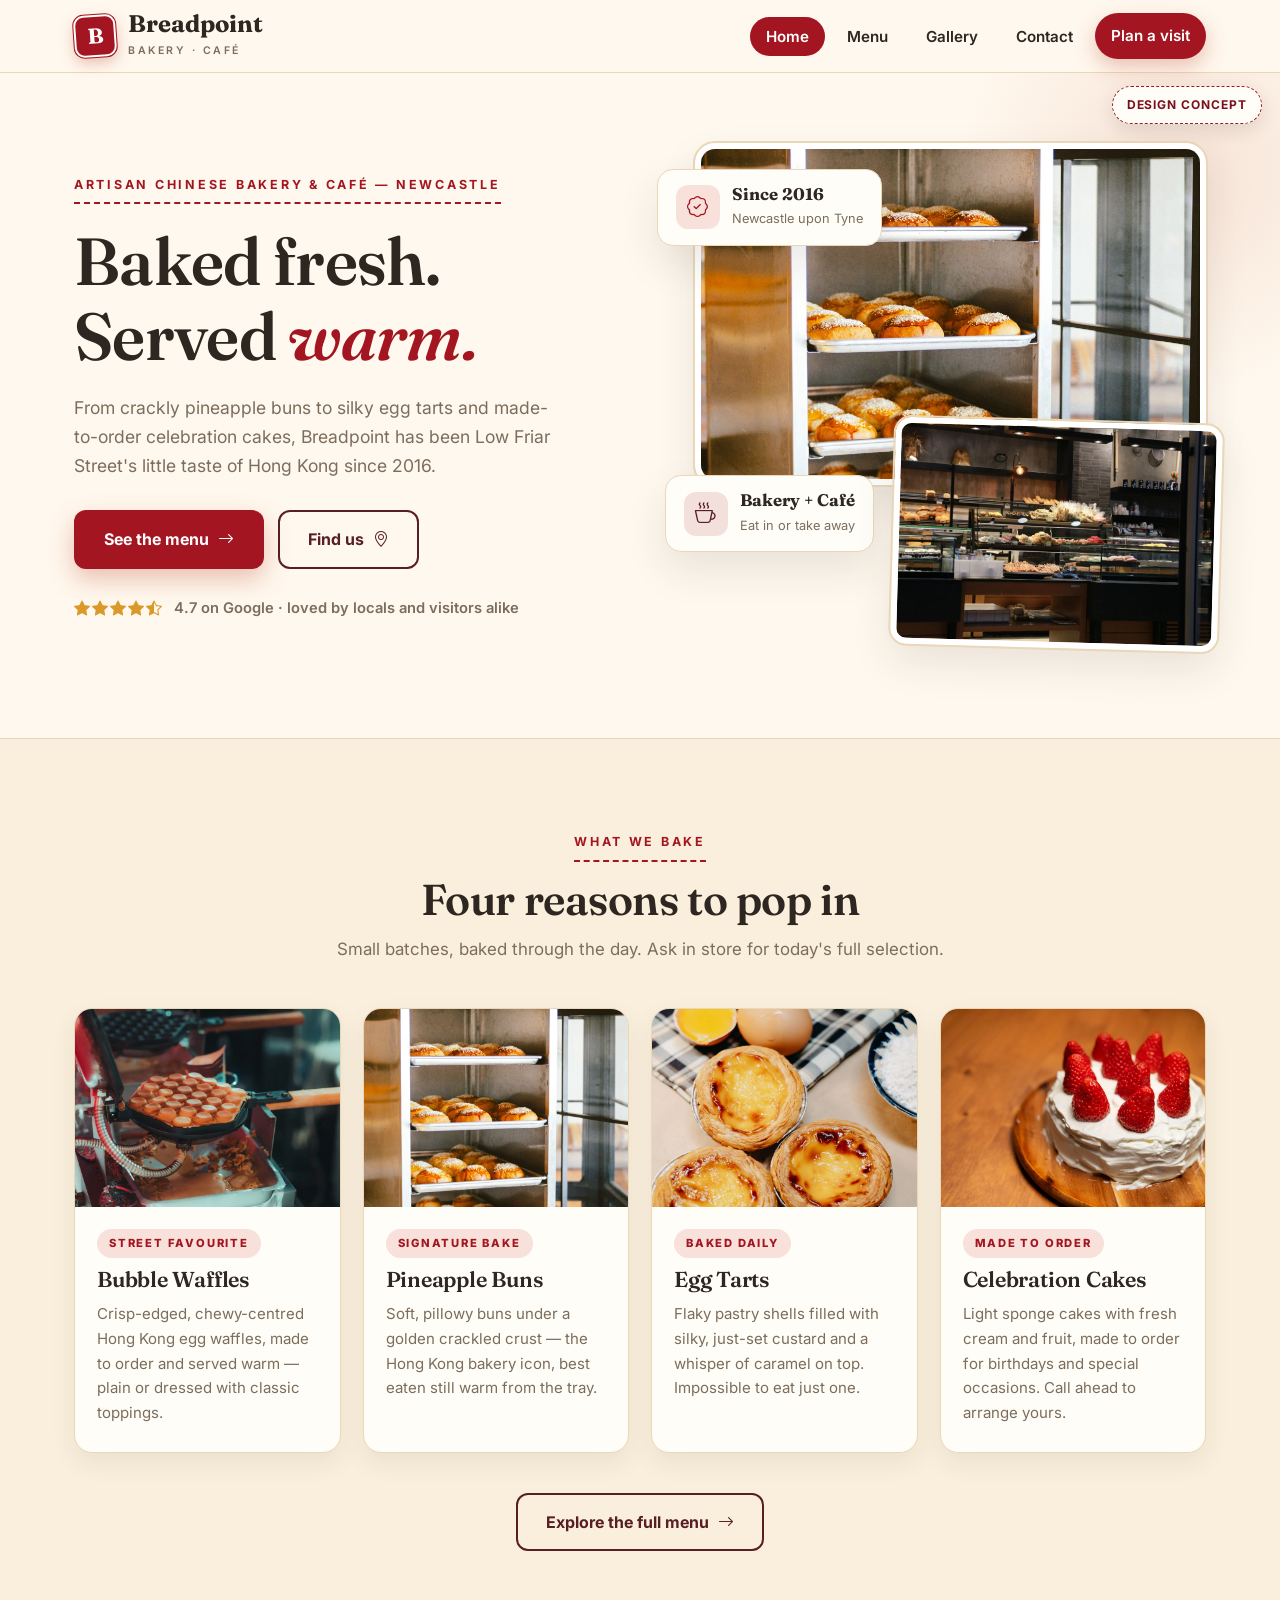
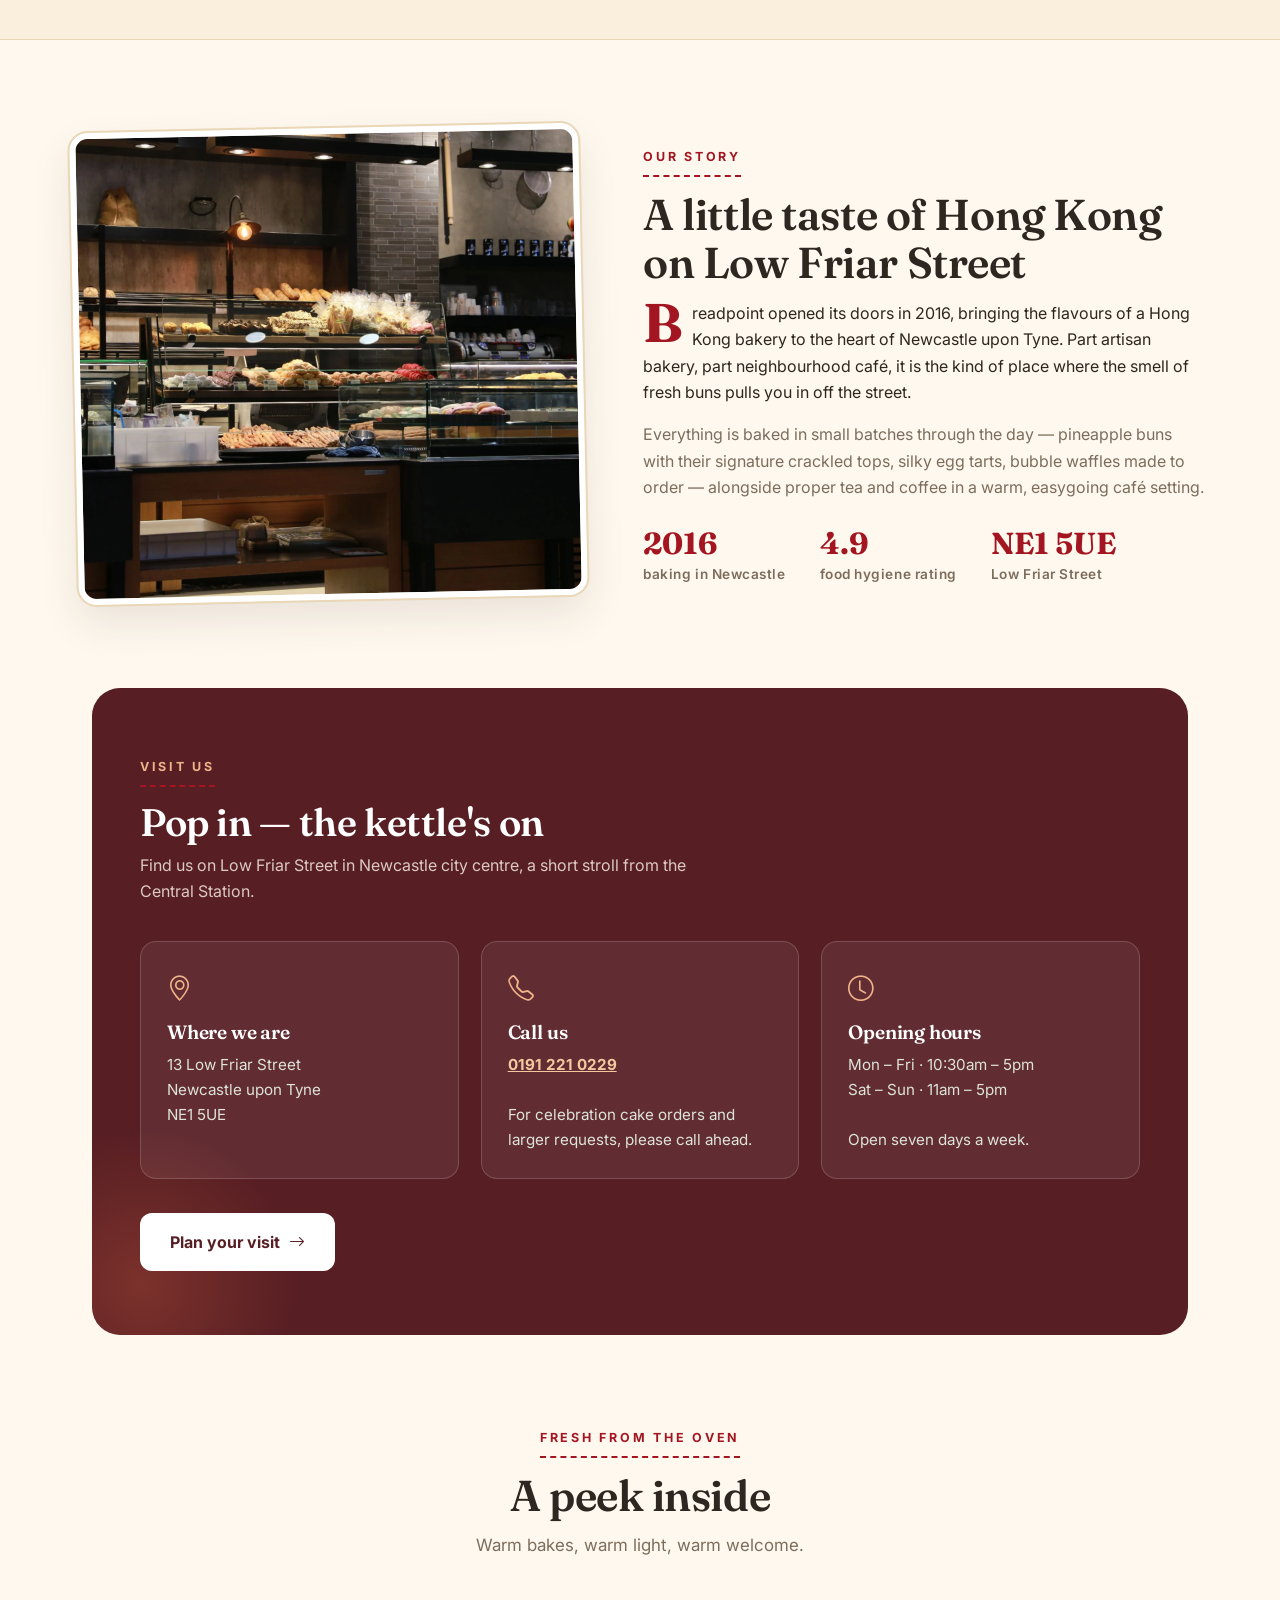
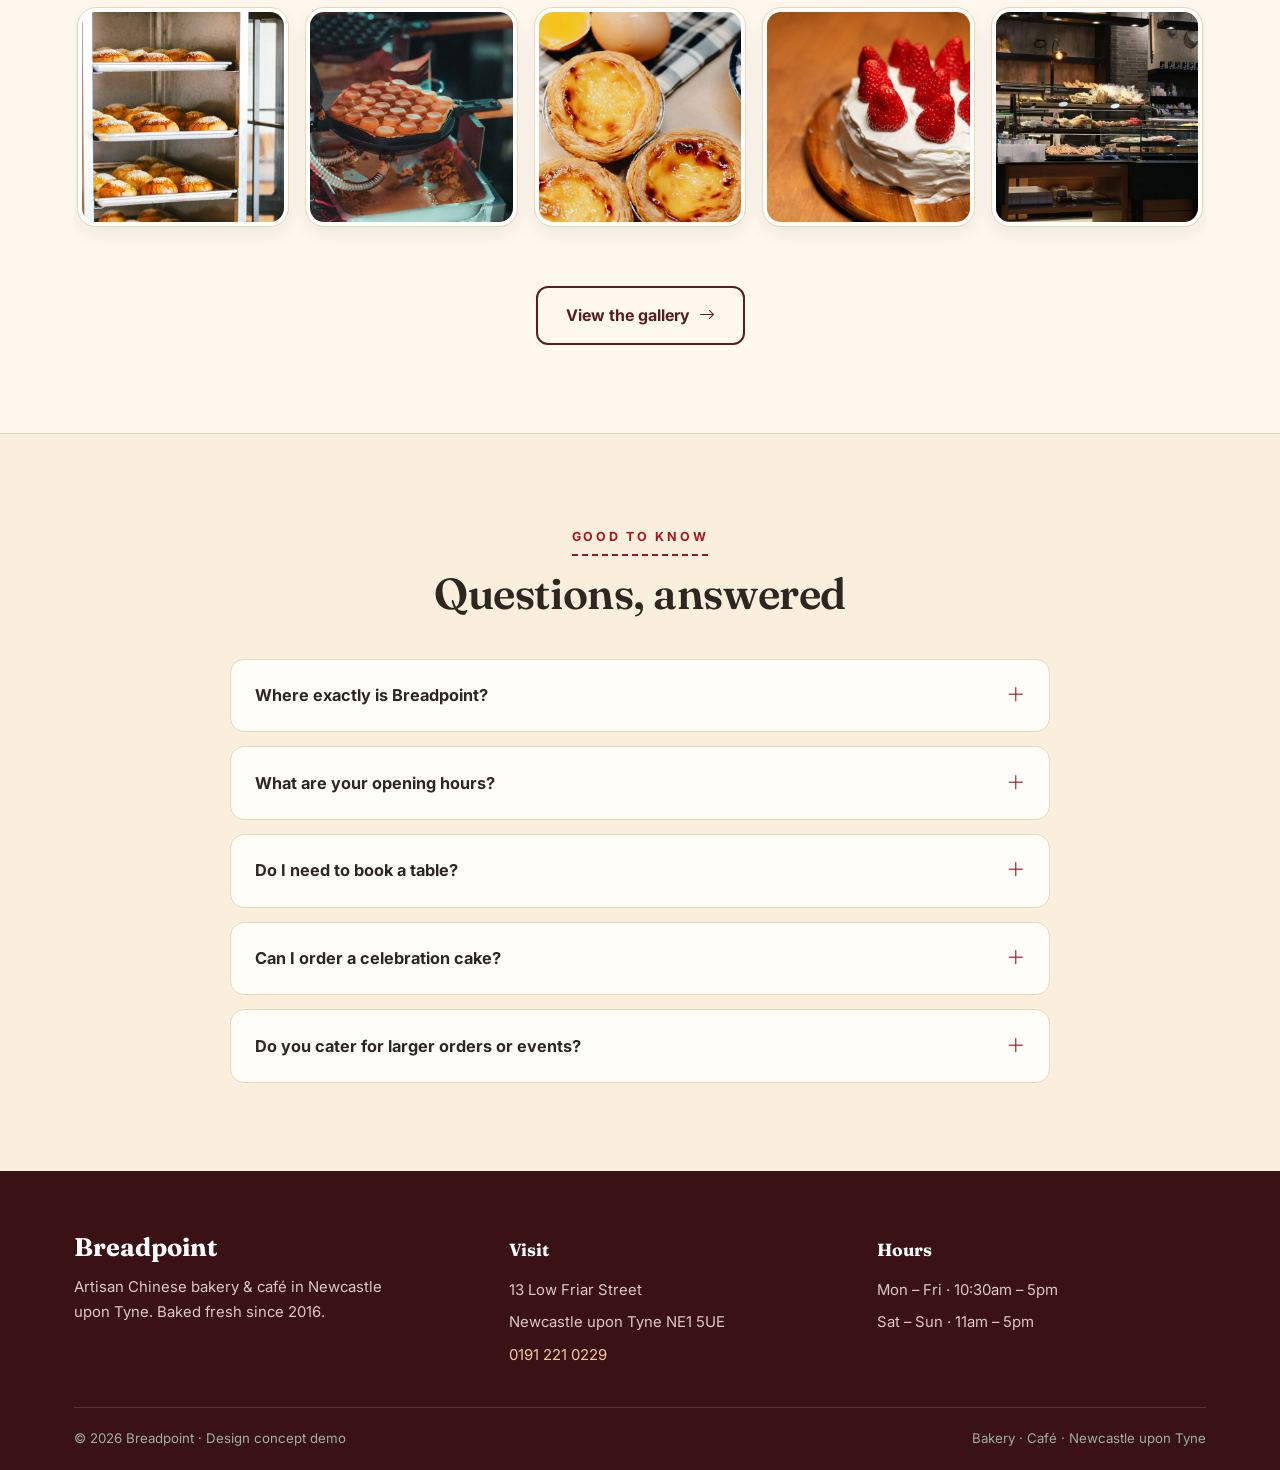
<file: index.html>
<!DOCTYPE html>
<html lang="en">
<head>
<meta charset="UTF-8">
<meta name="viewport" content="width=device-width, initial-scale=1.0">
<title>Breadpoint — Artisan Chinese Bakery &amp; Café, Newcastle upon Tyne</title>
<meta name="description" content="Breadpoint is an artisan Chinese bakery and café on Low Friar Street, Newcastle upon Tyne. Bubble waffles, pineapple buns, egg tarts and celebration cakes — baked fresh since 2016.">
<link rel="preconnect" href="https://fonts.googleapis.com">
<link rel="preconnect" href="https://fonts.gstatic.com" crossorigin>
<link href="https://fonts.googleapis.com/css2?family=Fraunces:ital,opsz,wght@0,9..144,400;0,9..144,600;0,9..144,700;1,9..144,600&family=Inter:wght@400;600;700;800&display=swap" rel="stylesheet">
<link rel="stylesheet" href="assets/vendor/bootstrap-icons/bootstrap-icons.min.css">
<link rel="stylesheet" href="styles.css">
<link rel="icon" type="image/png" href="favicon.png">
<link rel="apple-touch-icon" href="apple-touch-icon.png">
</head>
<body>

<span class="concept-badge">Design concept</span>

<header class="site-header">
  <div class="nav-inner">
    <a class="brand" href="index.html" aria-label="Breadpoint home">
      <span class="brand-seal">B</span>
      <span><span class="brand-name">Breadpoint</span>
      <span class="brand-tag">Bakery · Café</span></span>
    </a>
    <button class="hamburger" id="hamburger" aria-label="Open menu" aria-expanded="false" aria-controls="navLinks">
      <i class="bi bi-list"></i>
    </button>
    <nav>
      <ul class="nav-links" id="navLinks">
        <li><a href="index.html" class="active">Home</a></li>
        <li><a href="services.html">Menu</a></li>
        <li><a href="gallery.html">Gallery</a></li>
        <li><a href="contact.html">Contact</a></li>
        <li><a href="contact.html" class="nav-cta">Plan a visit</a></li>
      </ul>
    </nav>
  </div>
</header>

<main>
  <!-- 1 · HERO -->
  <section class="hero">
    <div class="wrap hero-grid">
      <div>
        <span class="kicker">Artisan Chinese Bakery &amp; Café — Newcastle</span>
        <h1>Baked fresh.<br>Served <em>warm.</em></h1>
        <p class="hero-copy">From crackly pineapple buns to silky egg tarts and made-to-order celebration cakes, Breadpoint has been Low Friar Street's little taste of Hong Kong since 2016.</p>
        <div class="hero-actions">
          <a class="btn btn-primary" href="services.html">See the menu <i class="bi bi-arrow-right"></i></a>
          <a class="btn btn-ghost" href="contact.html">Find us <i class="bi bi-geo-alt"></i></a>
        </div>
        <div class="rating-row">
          <span class="stars"><i class="bi bi-star-fill"></i><i class="bi bi-star-fill"></i><i class="bi bi-star-fill"></i><i class="bi bi-star-fill"></i><i class="bi bi-star-half"></i></span>
          <span>4.7 on Google · loved by locals and visitors alike</span>
        </div>
      </div>
      <div class="hero-art">
        <div class="stack-main">
          <img src="assets/hero.webp" alt="Fresh pineapple buns and egg tarts on a bakery counter in warm morning light">
        </div>
        <div class="stack-sub">
          <img src="assets/cafe-interior.webp" alt="Inside the Breadpoint bakery cafe on Low Friar Street">
        </div>
        <div class="float-card fc-1">
          <span class="fc-icon"><i class="bi bi-patch-check"></i></span>
          <span><b>Since 2016</b><small>Newcastle upon Tyne</small></span>
        </div>
        <div class="float-card fc-2">
          <span class="fc-icon"><i class="bi bi-cup-hot"></i></span>
          <span><b>Bakery + Café</b><small>Eat in or take away</small></span>
        </div>
      </div>
    </div>
  </section>

  <!-- 2 · MENU SHOWCASE -->
  <section class="section showcase">
    <div class="wrap">
      <div class="center">
        <span class="kicker">What we bake</span>
        <h2 class="section-title">Four reasons to pop in</h2>
        <p class="section-sub" style="margin:0 auto">Small batches, baked through the day. Ask in store for today's full selection.</p>
      </div>
      <div class="cards-4">
        <article class="menu-card">
          <div class="ph"><img src="assets/bubble-waffles.webp" alt="Golden Hong Kong bubble waffle wrapped in paper"></div>
          <div class="body">
            <span class="menu-tag">Street favourite</span>
            <h3>Bubble Waffles</h3>
            <p>Crisp-edged, chewy-centred Hong Kong egg waffles, made to order and served warm — plain or dressed with classic toppings.</p>
          </div>
        </article>
        <article class="menu-card">
          <div class="ph"><img src="assets/hero.webp" alt="Tray of crackly pineapple buns fresh from the oven"></div>
          <div class="body">
            <span class="menu-tag">Signature bake</span>
            <h3>Pineapple Buns</h3>
            <p>Soft, pillowy buns under a golden crackled crust — the Hong Kong bakery icon, best eaten still warm from the tray.</p>
          </div>
        </article>
        <article class="menu-card">
          <div class="ph"><img src="assets/egg-tarts.webp" alt="Glossy egg tarts with caramelised custard in flaky pastry"></div>
          <div class="body">
            <span class="menu-tag">Baked daily</span>
            <h3>Egg Tarts</h3>
            <p>Flaky pastry shells filled with silky, just-set custard and a whisper of caramel on top. Impossible to eat just one.</p>
          </div>
        </article>
        <article class="menu-card">
          <div class="ph"><img src="assets/celebration-cake.webp" alt="Celebration cake with piped cream, strawberries and mandarin"></div>
          <div class="body">
            <span class="menu-tag">Made to order</span>
            <h3>Celebration Cakes</h3>
            <p>Light sponge cakes with fresh cream and fruit, made to order for birthdays and special occasions. Call ahead to arrange yours.</p>
          </div>
        </article>
      </div>
      <div class="center mt-40">
        <a class="btn btn-ghost" href="services.html">Explore the full menu <i class="bi bi-arrow-right"></i></a>
      </div>
    </div>
  </section>

  <!-- 3 · OUR STORY -->
  <section class="section">
    <div class="wrap story-grid">
      <div class="story-frame">
        <img src="assets/cafe-interior.webp" alt="Warm, welcoming interior of the Breadpoint bakery café">
      </div>
      <div class="story-copy">
        <span class="kicker">Our story</span>
        <h2 class="section-title">A little taste of Hong Kong on Low Friar Street</h2>
        <p class="dropcap">Breadpoint opened its doors in 2016, bringing the flavours of a Hong Kong bakery to the heart of Newcastle upon Tyne. Part artisan bakery, part neighbourhood café, it is the kind of place where the smell of fresh buns pulls you in off the street.</p>
        <p>Everything is baked in small batches through the day — pineapple buns with their signature crackled tops, silky egg tarts, bubble waffles made to order — alongside proper tea and coffee in a warm, easygoing café setting.</p>
        <div class="story-facts">
          <div class="fact"><b>2016</b><span>baking in Newcastle</span></div>
          <div class="fact"><b>4.9</b><span>food hygiene rating</span></div>
          <div class="fact"><b>NE1 5UE</b><span>Low Friar Street</span></div>
        </div>
      </div>
    </div>
  </section>

  <!-- 4 · VISIT BAND -->
  <section>
    <div class="wrap">
      <div class="visit-band">
        <span class="kicker" style="color:#F0B48A">Visit us</span>
        <h2>Pop in — the kettle's on</h2>
        <p class="vb-sub">Find us on Low Friar Street in Newcastle city centre, a short stroll from the Central Station.</p>
        <div class="visit-grid">
          <div class="visit-card">
            <i class="bi bi-geo-alt"></i>
            <h3>Where we are</h3>
            <p>13 Low Friar Street<br>Newcastle upon Tyne<br>NE1 5UE</p>
          </div>
          <div class="visit-card">
            <i class="bi bi-telephone"></i>
            <h3>Call us</h3>
            <p><a href="tel:+441912210229">0191 221 0229</a><br><br>For celebration cake orders and larger requests, please call ahead.</p>
          </div>
          <div class="visit-card">
            <i class="bi bi-clock"></i>
            <h3>Opening hours</h3>
            <p>Mon – Fri · 10:30am – 5pm<br>Sat – Sun · 11am – 5pm<br><br>Open seven days a week.</p>
          </div>
        </div>
        <div class="vb-cta">
          <a class="btn btn-light" href="contact.html">Plan your visit <i class="bi bi-arrow-right"></i></a>
        </div>
      </div>
    </div>
  </section>

  <!-- 5 · GALLERY PREVIEW -->
  <section class="section">
    <div class="wrap">
      <div class="center">
        <span class="kicker">Fresh from the oven</span>
        <h2 class="section-title">A peek inside</h2>
        <p class="section-sub" style="margin:0 auto">Warm bakes, warm light, warm welcome.</p>
      </div>
      <div class="strip">
        <figure><img src="assets/hero.webp" alt="Pineapple buns and egg tarts in morning light"></figure>
        <figure><img src="assets/bubble-waffles.webp" alt="Bubble waffle with classic toppings"></figure>
        <figure><img src="assets/egg-tarts.webp" alt="Freshly baked egg tarts"></figure>
        <figure><img src="assets/celebration-cake.webp" alt="Celebration cake with fresh fruit"></figure>
        <figure><img src="assets/cafe-interior.webp" alt="Cosy café seating at Breadpoint"></figure>
      </div>
      <div class="center mt-40">
        <a class="btn btn-ghost" href="gallery.html">View the gallery <i class="bi bi-arrow-right"></i></a>
      </div>
    </div>
  </section>

  <!-- 6 · FAQ -->
  <section class="section" style="background:var(--cream-2);border-top:1px solid var(--line)">
    <div class="wrap">
      <div class="center">
        <span class="kicker">Good to know</span>
        <h2 class="section-title">Questions, answered</h2>
      </div>
      <div class="faq-list">
        <details class="faq-item">
          <summary>Where exactly is Breadpoint? <i class="bi bi-plus-lg"></i></summary>
          <div class="faq-a">You'll find us at 13 Low Friar Street, Newcastle upon Tyne NE1 5UE — in the city centre, a short walk from Central Station.</div>
        </details>
        <details class="faq-item">
          <summary>What are your opening hours? <i class="bi bi-plus-lg"></i></summary>
          <div class="faq-a">We're open Monday to Friday, 10:30am to 5pm, and Saturday to Sunday, 11am to 5pm — seven days a week.</div>
        </details>
        <details class="faq-item">
          <summary>Do I need to book a table? <i class="bi bi-plus-lg"></i></summary>
          <div class="faq-a">No need — just pop in. Walk-ins are always welcome, whether you're grabbing buns to go or settling in with a tea.</div>
        </details>
        <details class="faq-item">
          <summary>Can I order a celebration cake? <i class="bi bi-plus-lg"></i></summary>
          <div class="faq-a">Yes — our celebration cakes are made to order. Give us a call on 0191 221 0229 ahead of time and we'll arrange it with you.</div>
        </details>
        <details class="faq-item">
          <summary>Do you cater for larger orders or events? <i class="bi bi-plus-lg"></i></summary>
          <div class="faq-a">For bigger orders, parties or office treats, call us on 0191 221 0229 and we'll talk through what's possible.</div>
        </details>
      </div>
    </div>
  </section>
</main>

<footer>
  <div class="wrap">
    <div class="foot-grid">
      <div class="foot-brand">
        <span class="brand-name" style="font-family:'Fraunces',serif;font-size:1.6rem;font-weight:700">Breadpoint</span>
        <p style="margin-top:12px;max-width:320px">Artisan Chinese bakery &amp; café in Newcastle upon Tyne. Baked fresh since 2016.</p>
      </div>
      <div>
        <h4>Visit</h4>
        <ul>
          <li>13 Low Friar Street</li>
          <li>Newcastle upon Tyne NE1 5UE</li>
          <li><a href="tel:+441912210229">0191 221 0229</a></li>
        </ul>
      </div>
      <div>
        <h4>Hours</h4>
        <ul>
          <li>Mon – Fri · 10:30am – 5pm</li>
          <li>Sat – Sun · 11am – 5pm</li>
        </ul>
      </div>
    </div>
    <div class="foot-bottom">
      <span>© 2026 Breadpoint · Design concept demo</span>
      <span>Bakery · Café · Newcastle upon Tyne</span>
    </div>
  </div>
</footer>

<script>
(function(){
  var btn=document.getElementById('hamburger'),nav=document.getElementById('navLinks');
  btn.addEventListener('click',function(){
    var open=nav.classList.toggle('open');
    document.body.classList.toggle('nav-open',open);
    btn.setAttribute('aria-expanded',open?'true':'false');
    btn.innerHTML=open?'<i class="bi bi-x-lg"></i>':'<i class="bi bi-list"></i>';
  });
  nav.querySelectorAll('a').forEach(function(a){
    a.addEventListener('click',function(){
      nav.classList.remove('open');document.body.classList.remove('nav-open');btn.setAttribute('aria-expanded','false');
      btn.innerHTML='<i class="bi bi-list"></i>';
    });
  });
})();
</script>
</body>
</html>
</file>
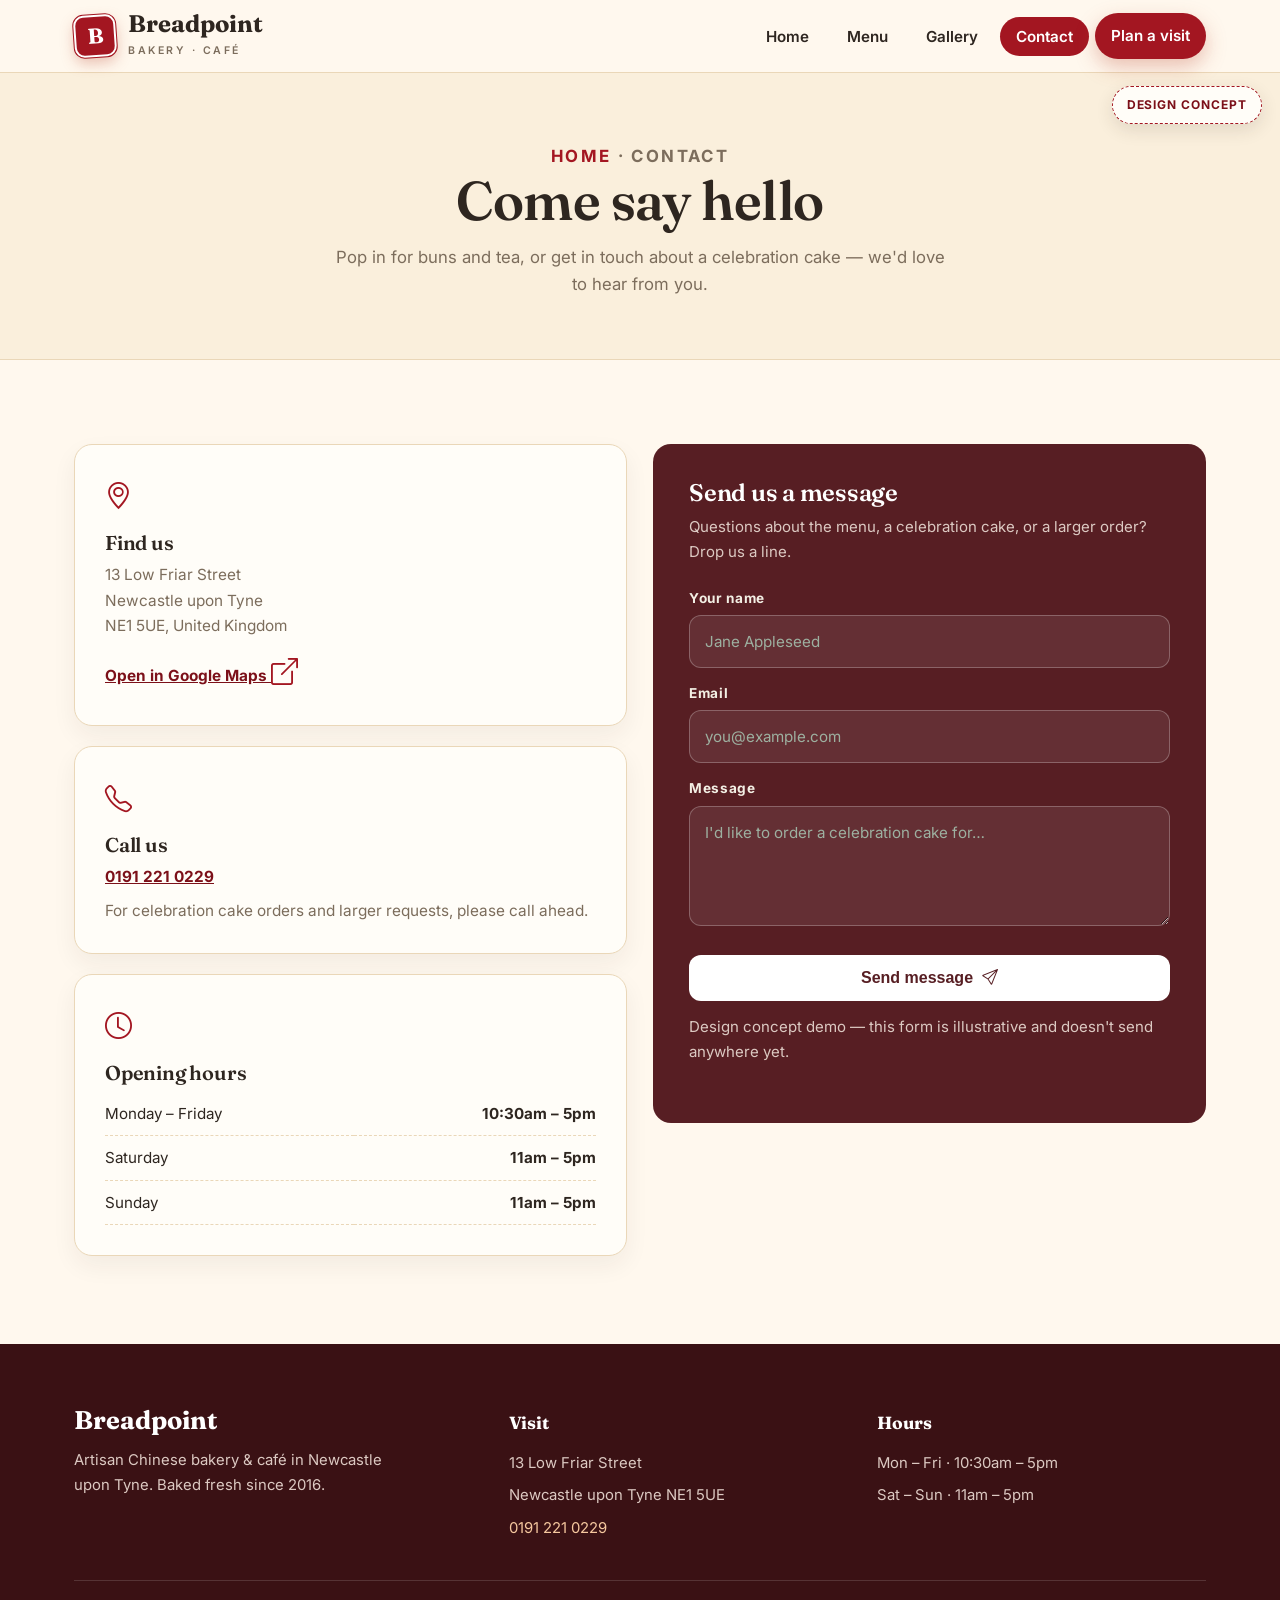
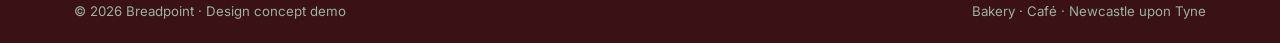
<file: contact.html>
<!DOCTYPE html>
<html lang="en">
<head>
<meta charset="UTF-8">
<meta name="viewport" content="width=device-width, initial-scale=1.0">
<title>Contact &amp; Visit — Breadpoint · Artisan Chinese Bakery &amp; Café, Newcastle</title>
<meta name="description" content="Visit Breadpoint at 13 Low Friar Street, Newcastle upon Tyne NE1 5UE. Open seven days. Call 0191 221 0229 for celebration cake orders.">
<link rel="preconnect" href="https://fonts.googleapis.com">
<link rel="preconnect" href="https://fonts.gstatic.com" crossorigin>
<link href="https://fonts.googleapis.com/css2?family=Fraunces:ital,opsz,wght@0,9..144,400;0,9..144,600;0,9..144,700;1,9..144,600&family=Inter:wght@400;600;700;800&display=swap" rel="stylesheet">
<link rel="stylesheet" href="assets/vendor/bootstrap-icons/bootstrap-icons.min.css">
<link rel="stylesheet" href="styles.css">
<link rel="icon" type="image/png" href="favicon.png">
<link rel="apple-touch-icon" href="apple-touch-icon.png">
</head>
<body>

<span class="concept-badge">Design concept</span>

<header class="site-header">
  <div class="nav-inner">
    <a class="brand" href="index.html" aria-label="Breadpoint home">
      <span class="brand-seal">B</span>
      <span><span class="brand-name">Breadpoint</span>
      <span class="brand-tag">Bakery · Café</span></span>
    </a>
    <button class="hamburger" id="hamburger" aria-label="Open menu" aria-expanded="false" aria-controls="navLinks">
      <i class="bi bi-list"></i>
    </button>
    <nav>
      <ul class="nav-links" id="navLinks">
        <li><a href="index.html">Home</a></li>
        <li><a href="services.html">Menu</a></li>
        <li><a href="gallery.html">Gallery</a></li>
        <li><a href="contact.html" class="active">Contact</a></li>
        <li><a href="contact.html" class="nav-cta">Plan a visit</a></li>
      </ul>
    </nav>
  </div>
</header>

<main>
  <section class="page-hero">
    <div class="wrap">
      <p class="crumb"><a href="index.html">Home</a> · Contact</p>
      <h1>Come say hello</h1>
      <p>Pop in for buns and tea, or get in touch about a celebration cake — we'd love to hear from you.</p>
    </div>
  </section>

  <section class="section" style="padding-top:40px">
    <div class="wrap">
      <div class="contact-grid">
        <div style="display:flex;flex-direction:column;gap:20px">
          <div class="info-card">
            <i class="bi bi-geo-alt"></i>
            <h3>Find us</h3>
            <p>13 Low Friar Street<br>Newcastle upon Tyne<br>NE1 5UE, United Kingdom</p>
            <p style="margin-top:12px"><a href="https://www.google.com/maps/search/?api=1&query=Breadpoint+13+Low+Friar+Street+Newcastle+upon+Tyne+NE1+5UE" target="_blank" rel="noopener">Open in Google Maps <i class="bi bi-box-arrow-up-right"></i></a></p>
          </div>
          <div class="info-card">
            <i class="bi bi-telephone"></i>
            <h3>Call us</h3>
            <p><a href="tel:+441912210229">0191 221 0229</a></p>
            <p style="margin-top:8px">For celebration cake orders and larger requests, please call ahead.</p>
          </div>
          <div class="info-card">
            <i class="bi bi-clock"></i>
            <h3>Opening hours</h3>
            <table class="hours-table">
              <tr><td>Monday – Friday</td><td>10:30am – 5pm</td></tr>
              <tr><td>Saturday</td><td>11am – 5pm</td></tr>
              <tr><td>Sunday</td><td>11am – 5pm</td></tr>
            </table>
          </div>
        </div>
        <div class="form-card">
          <h3>Send us a message</h3>
          <p>Questions about the menu, a celebration cake, or a larger order? Drop us a line.</p>
          <form id="contactForm">
            <label for="cf-name">Your name</label>
            <input id="cf-name" type="text" name="name" placeholder="Jane Appleseed" required>
            <label for="cf-email">Email</label>
            <input id="cf-email" type="email" name="email" placeholder="you@example.com" required>
            <label for="cf-msg">Message</label>
            <textarea id="cf-msg" name="message" placeholder="I'd like to order a celebration cake for…" required></textarea>
            <div style="margin-top:22px">
              <button class="btn btn-light" type="submit" style="border:none;cursor:pointer;width:100%;justify-content:center">Send message <i class="bi bi-send"></i></button>
            </div>
            <p class="form-note">Design concept demo — this form is illustrative and doesn't send anywhere yet.</p>
            <div class="form-ok" id="formOk"><i class="bi bi-check-circle"></i> Thanks — in the live site, your message would be on its way to the Breadpoint team.</div>
          </form>
        </div>
      </div>
    </div>
  </section>
</main>

<footer>
  <div class="wrap">
    <div class="foot-grid">
      <div class="foot-brand">
        <span class="brand-name" style="font-family:'Fraunces',serif;font-size:1.6rem;font-weight:700">Breadpoint</span>
        <p style="margin-top:12px;max-width:320px">Artisan Chinese bakery &amp; café in Newcastle upon Tyne. Baked fresh since 2016.</p>
      </div>
      <div>
        <h4>Visit</h4>
        <ul>
          <li>13 Low Friar Street</li>
          <li>Newcastle upon Tyne NE1 5UE</li>
          <li><a href="tel:+441912210229">0191 221 0229</a></li>
        </ul>
      </div>
      <div>
        <h4>Hours</h4>
        <ul>
          <li>Mon – Fri · 10:30am – 5pm</li>
          <li>Sat – Sun · 11am – 5pm</li>
        </ul>
      </div>
    </div>
    <div class="foot-bottom">
      <span>© 2026 Breadpoint · Design concept demo</span>
      <span>Bakery · Café · Newcastle upon Tyne</span>
    </div>
  </div>
</footer>

<script>
(function(){
  var btn=document.getElementById('hamburger'),nav=document.getElementById('navLinks');
  btn.addEventListener('click',function(){
    var open=nav.classList.toggle('open');
    document.body.classList.toggle('nav-open',open);
    btn.setAttribute('aria-expanded',open?'true':'false');
    btn.innerHTML=open?'<i class="bi bi-x-lg"></i>':'<i class="bi bi-list"></i>';
  });
  nav.querySelectorAll('a').forEach(function(a){
    a.addEventListener('click',function(){
      nav.classList.remove('open');document.body.classList.remove('nav-open');btn.setAttribute('aria-expanded','false');
      btn.innerHTML='<i class="bi bi-list"></i>';
    });
  });
  var form=document.getElementById('contactForm');
  form.addEventListener('submit',function(e){
    e.preventDefault();
    document.getElementById('formOk').style.display='block';
    form.querySelectorAll('input,textarea').forEach(function(el){el.value='';});
  });
})();
</script>
</body>
</html>
</file>
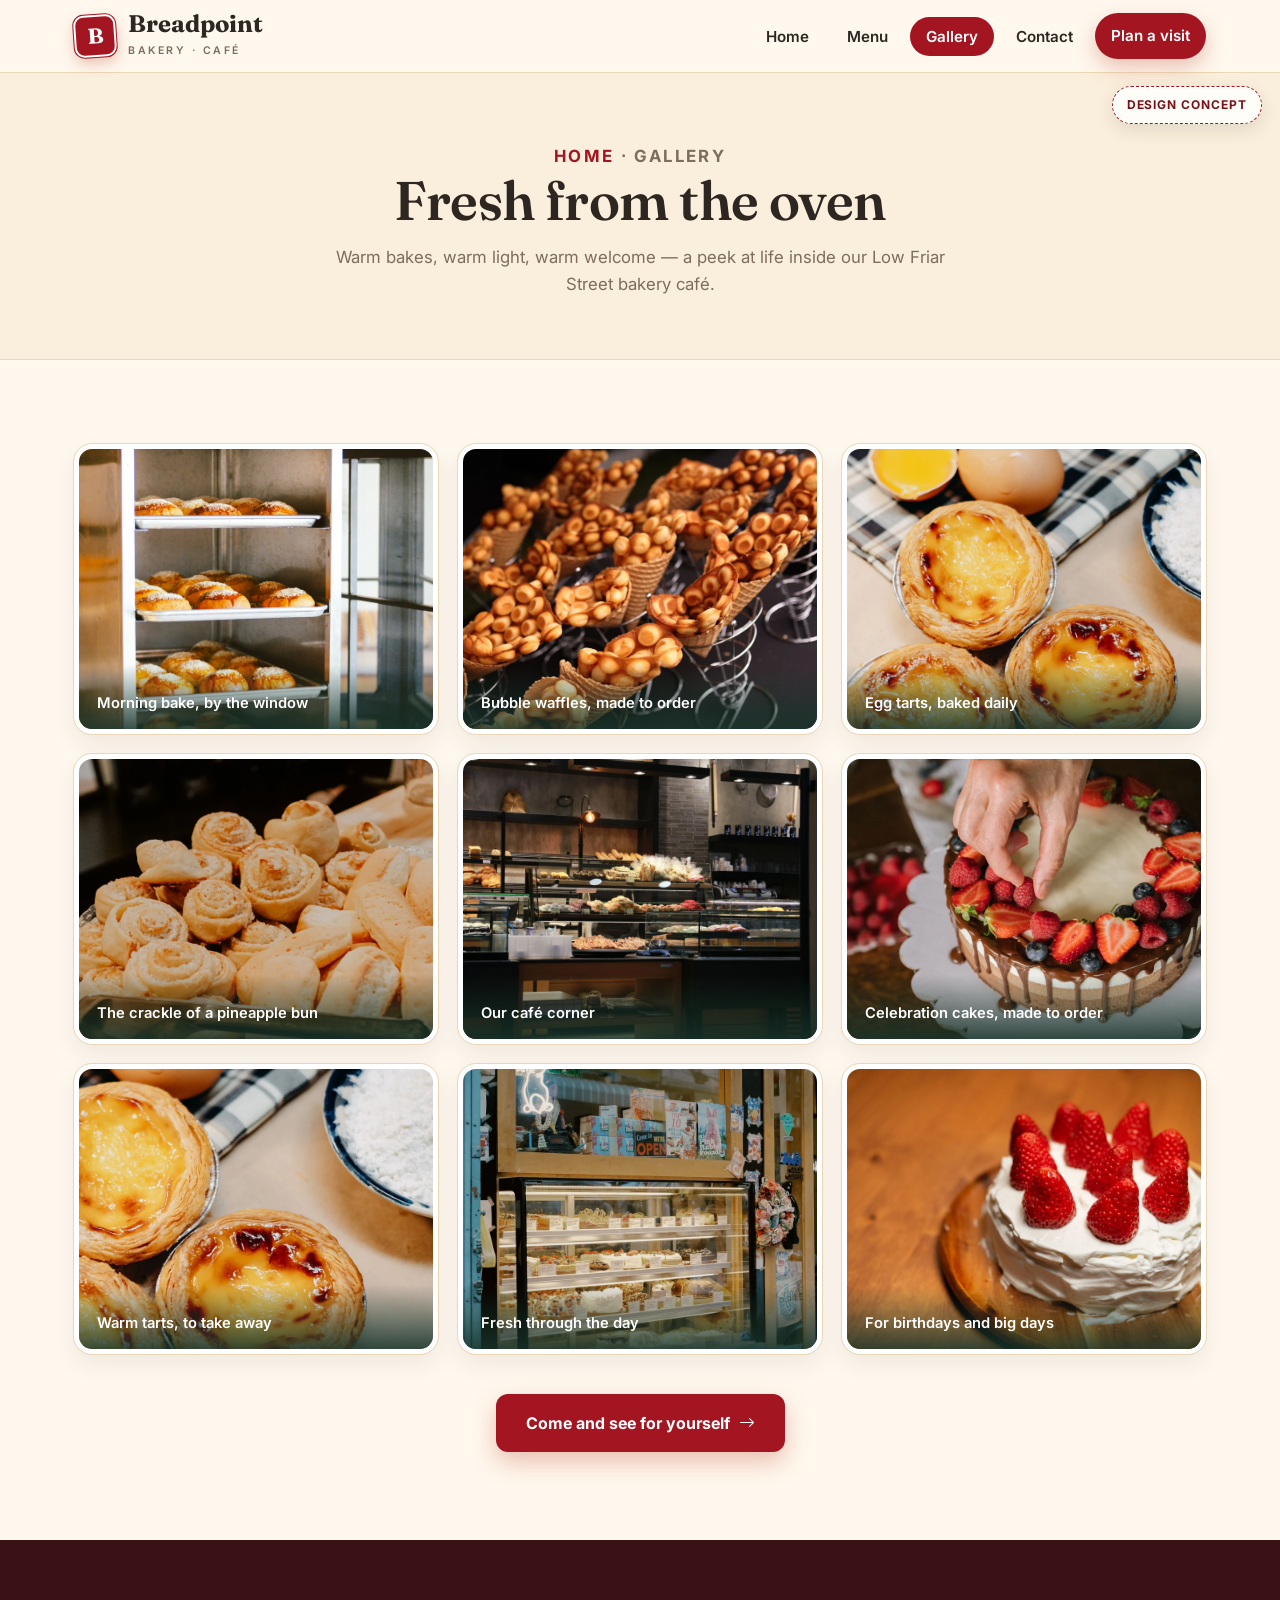
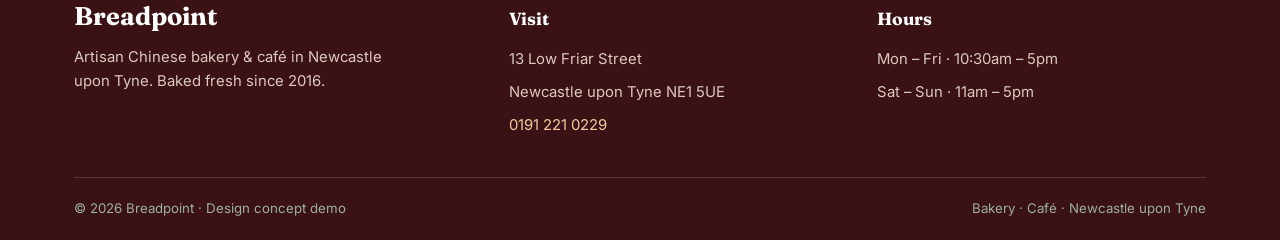
<file: gallery.html>
<!DOCTYPE html>
<html lang="en">
<head>
<meta charset="UTF-8">
<meta name="viewport" content="width=device-width, initial-scale=1.0">
<title>Gallery — Breadpoint · Artisan Chinese Bakery &amp; Café, Newcastle</title>
<meta name="description" content="A look inside Breadpoint: fresh bakes, bubble waffles, egg tarts and celebration cakes at our Newcastle bakery café.">
<link rel="preconnect" href="https://fonts.googleapis.com">
<link rel="preconnect" href="https://fonts.gstatic.com" crossorigin>
<link href="https://fonts.googleapis.com/css2?family=Fraunces:ital,opsz,wght@0,9..144,400;0,9..144,600;0,9..144,700;1,9..144,600&family=Inter:wght@400;600;700;800&display=swap" rel="stylesheet">
<link rel="stylesheet" href="assets/vendor/bootstrap-icons/bootstrap-icons.min.css">
<link rel="stylesheet" href="styles.css">
<link rel="icon" type="image/png" href="favicon.png">
<link rel="apple-touch-icon" href="apple-touch-icon.png">
</head>
<body>

<span class="concept-badge">Design concept</span>

<header class="site-header">
  <div class="nav-inner">
    <a class="brand" href="index.html" aria-label="Breadpoint home">
      <span class="brand-seal">B</span>
      <span><span class="brand-name">Breadpoint</span>
      <span class="brand-tag">Bakery · Café</span></span>
    </a>
    <button class="hamburger" id="hamburger" aria-label="Open menu" aria-expanded="false" aria-controls="navLinks">
      <i class="bi bi-list"></i>
    </button>
    <nav>
      <ul class="nav-links" id="navLinks">
        <li><a href="index.html">Home</a></li>
        <li><a href="services.html">Menu</a></li>
        <li><a href="gallery.html" class="active">Gallery</a></li>
        <li><a href="contact.html">Contact</a></li>
        <li><a href="contact.html" class="nav-cta">Plan a visit</a></li>
      </ul>
    </nav>
  </div>
</header>

<main>
  <section class="page-hero">
    <div class="wrap">
      <p class="crumb"><a href="index.html">Home</a> · Gallery</p>
      <h1>Fresh from the oven</h1>
      <p>Warm bakes, warm light, warm welcome — a peek at life inside our Low Friar Street bakery café.</p>
    </div>
  </section>

  <section class="section" style="padding-top:40px">
    <div class="wrap">
      <div class="g-grid">
        <figure><img src="assets/hero.webp" alt="Pineapple buns and egg tarts by the bakery window"><figcaption>Morning bake, by the window</figcaption></figure>
        <figure><img src="assets/g-waffle-close.webp" alt="Close-up of a crisp golden bubble waffle"><figcaption>Bubble waffles, made to order</figcaption></figure>
        <figure><img src="assets/egg-tarts.webp" alt="Egg tarts with caramelised custard tops"><figcaption>Egg tarts, baked daily</figcaption></figure>
        <figure><img src="assets/g-buns-close.webp" alt="Close-up of crackled pineapple bun tops"><figcaption>The crackle of a pineapple bun</figcaption></figure>
        <figure><img src="assets/cafe-interior.webp" alt="Cosy café interior with display counter"><figcaption>Our café corner</figcaption></figure>
        <figure><img src="assets/g-cake-top.webp" alt="Celebration cake topped with cream and fruit"><figcaption>Celebration cakes, made to order</figcaption></figure>
        <figure><img src="assets/g-tarts-cup.webp" alt="Egg tarts served warm in a paper cup"><figcaption>Warm tarts, to take away</figcaption></figure>
        <figure><img src="assets/g-counter.webp" alt="Bakery counter with fresh pastries"><figcaption>Fresh through the day</figcaption></figure>
        <figure><img src="assets/celebration-cake.webp" alt="Celebration cake with strawberries and mandarin"><figcaption>For birthdays and big days</figcaption></figure>
      </div>
      <div class="center mt-40">
        <a class="btn btn-primary" href="contact.html">Come and see for yourself <i class="bi bi-arrow-right"></i></a>
      </div>
    </div>
  </section>
</main>

<footer>
  <div class="wrap">
    <div class="foot-grid">
      <div class="foot-brand">
        <span class="brand-name" style="font-family:'Fraunces',serif;font-size:1.6rem;font-weight:700">Breadpoint</span>
        <p style="margin-top:12px;max-width:320px">Artisan Chinese bakery &amp; café in Newcastle upon Tyne. Baked fresh since 2016.</p>
      </div>
      <div>
        <h4>Visit</h4>
        <ul>
          <li>13 Low Friar Street</li>
          <li>Newcastle upon Tyne NE1 5UE</li>
          <li><a href="tel:+441912210229">0191 221 0229</a></li>
        </ul>
      </div>
      <div>
        <h4>Hours</h4>
        <ul>
          <li>Mon – Fri · 10:30am – 5pm</li>
          <li>Sat – Sun · 11am – 5pm</li>
        </ul>
      </div>
    </div>
    <div class="foot-bottom">
      <span>© 2026 Breadpoint · Design concept demo</span>
      <span>Bakery · Café · Newcastle upon Tyne</span>
    </div>
  </div>
</footer>

<script>
(function(){
  var btn=document.getElementById('hamburger'),nav=document.getElementById('navLinks');
  btn.addEventListener('click',function(){
    var open=nav.classList.toggle('open');
    document.body.classList.toggle('nav-open',open);
    btn.setAttribute('aria-expanded',open?'true':'false');
    btn.innerHTML=open?'<i class="bi bi-x-lg"></i>':'<i class="bi bi-list"></i>';
  });
  nav.querySelectorAll('a').forEach(function(a){
    a.addEventListener('click',function(){
      nav.classList.remove('open');document.body.classList.remove('nav-open');btn.setAttribute('aria-expanded','false');
      btn.innerHTML='<i class="bi bi-list"></i>';
    });
  });
})();
</script>
</body>
</html>
</file>
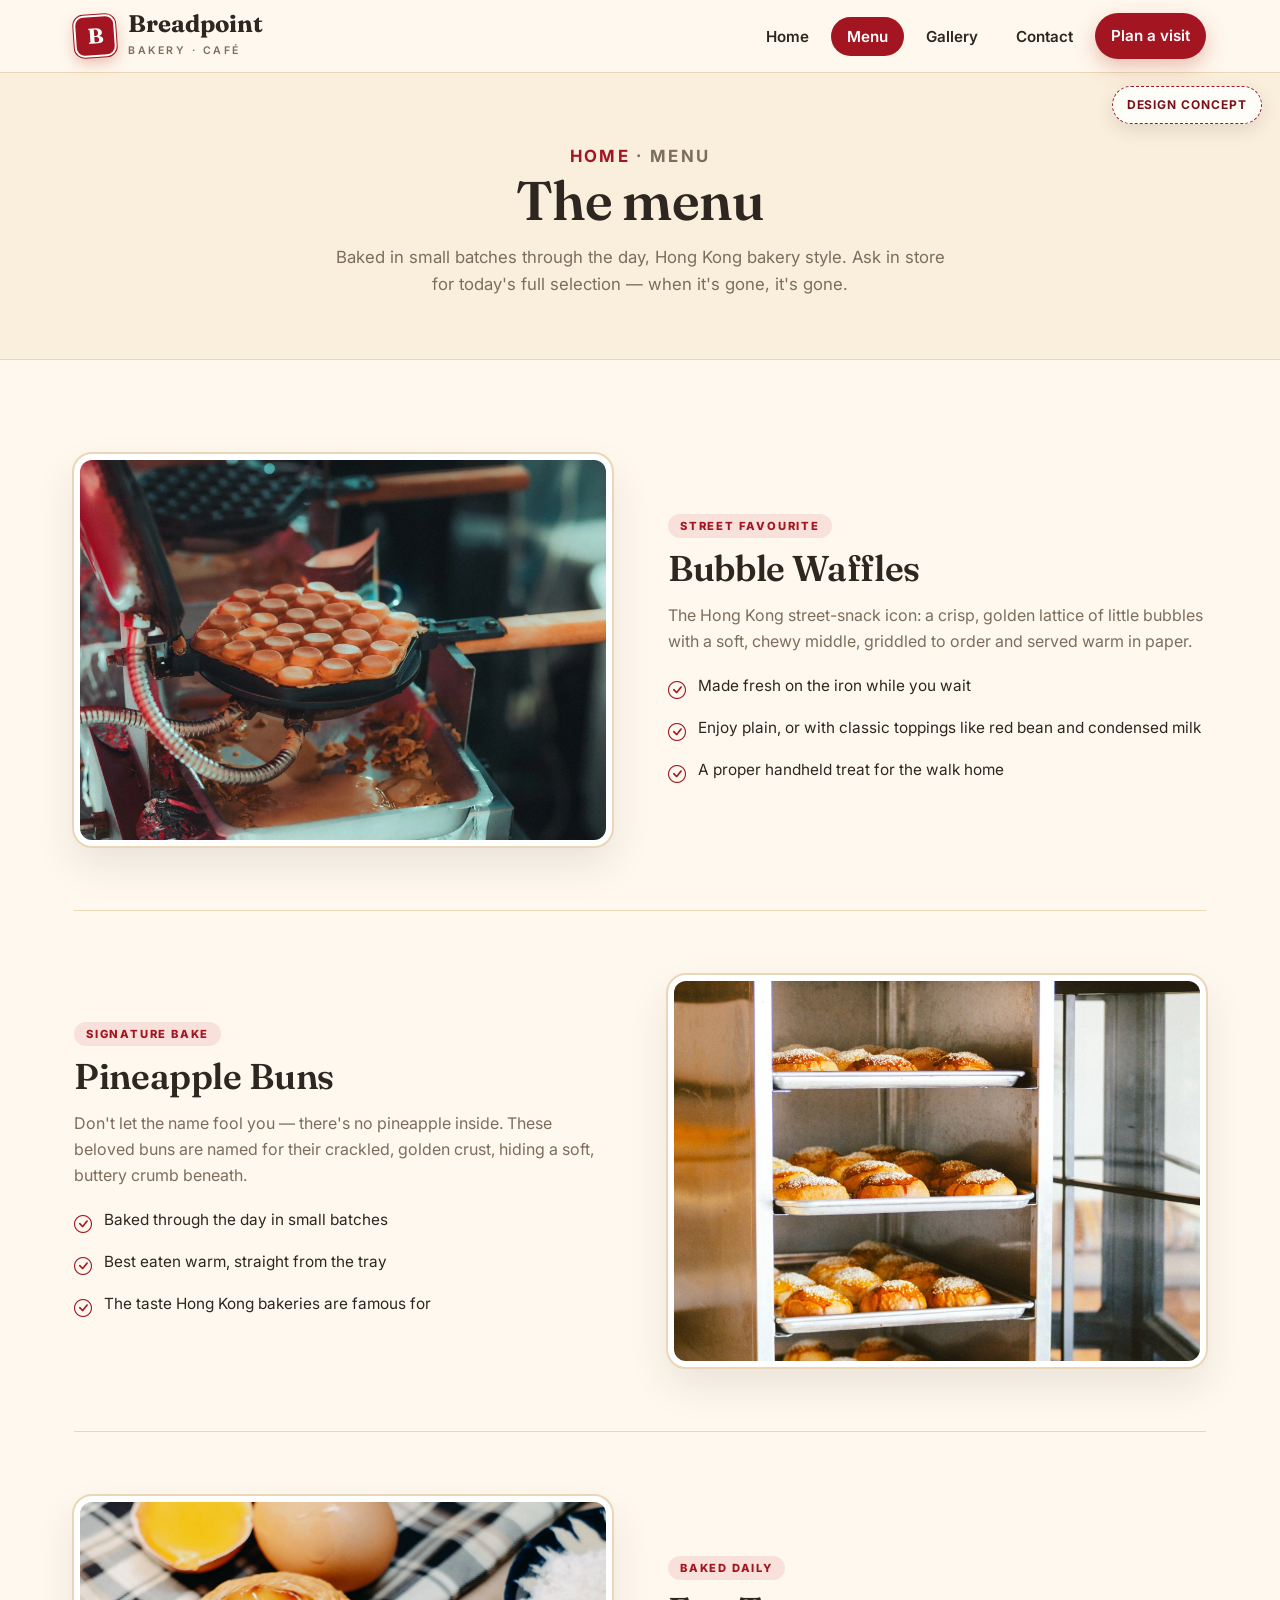
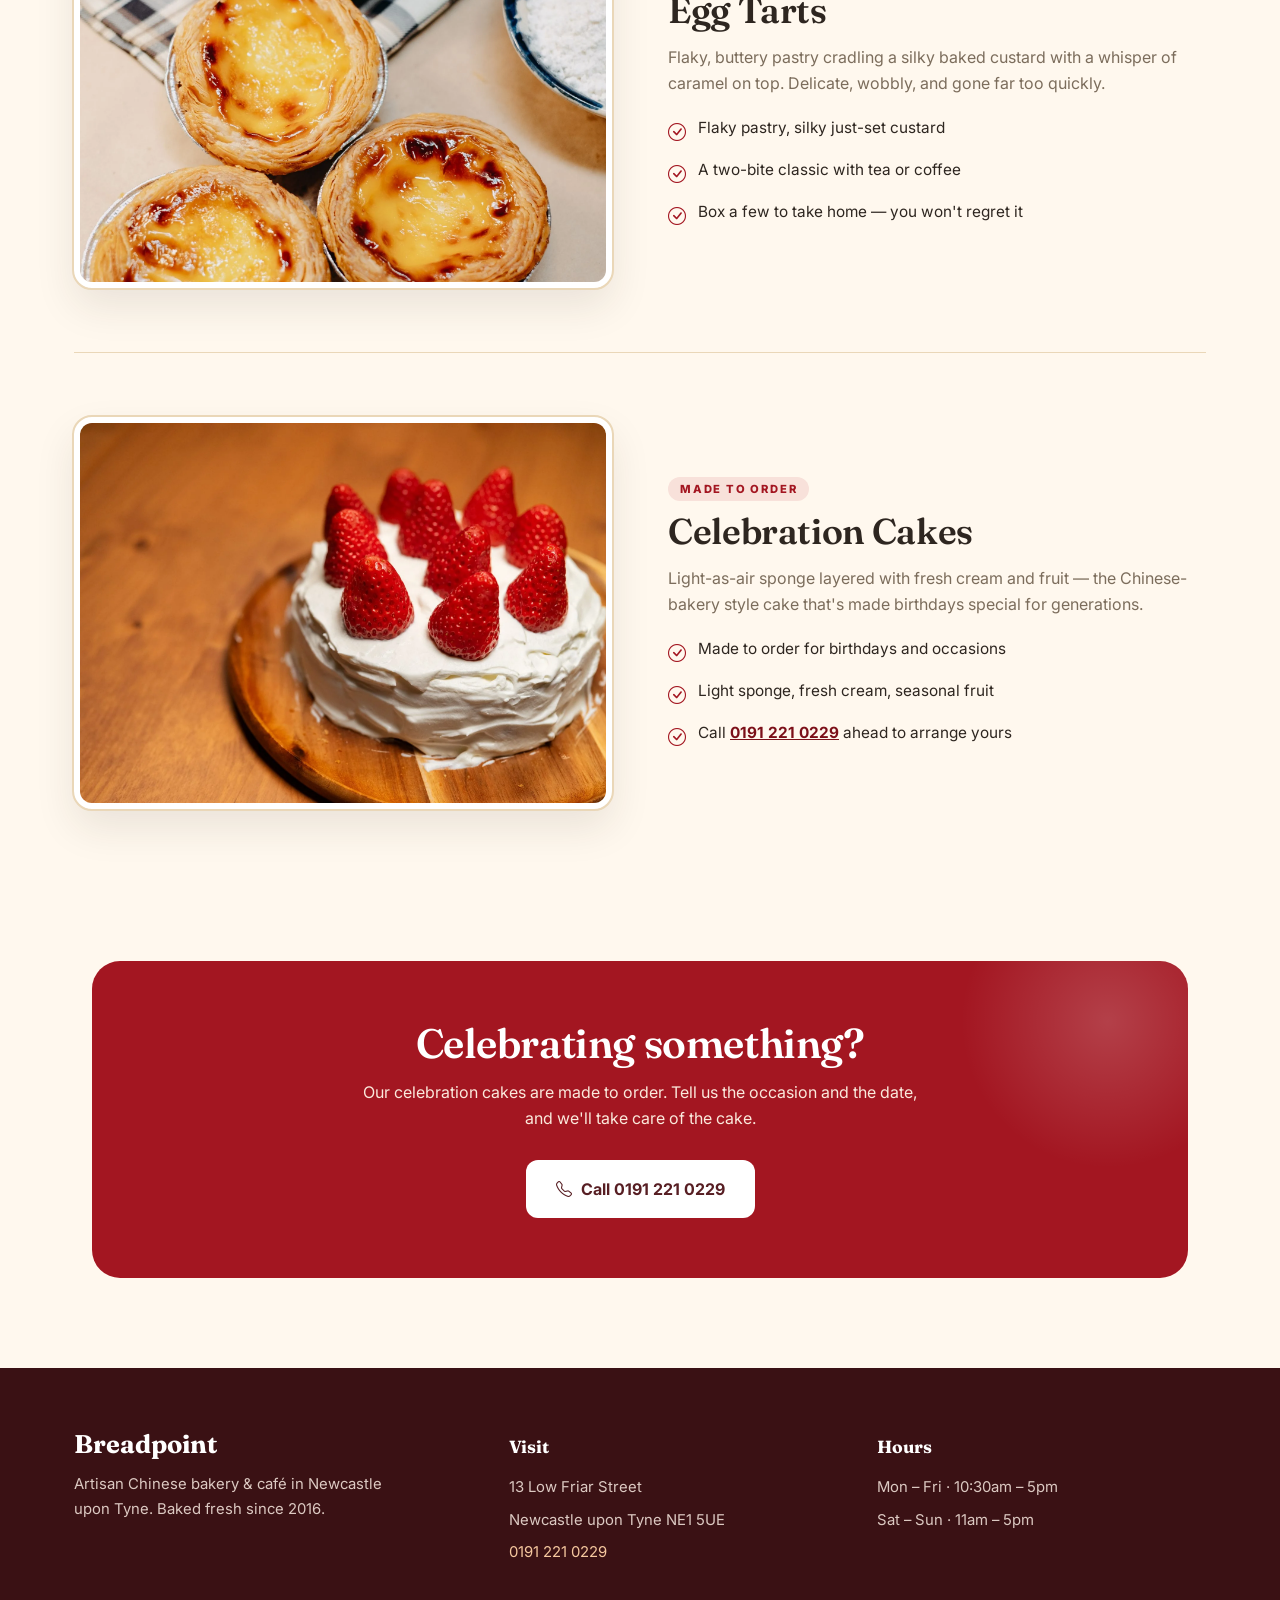
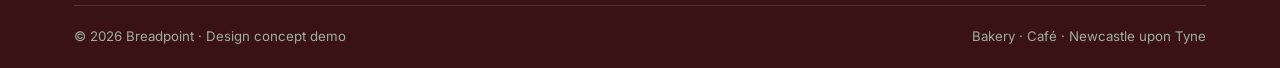
<file: services.html>
<!DOCTYPE html>
<html lang="en">
<head>
<meta charset="UTF-8">
<meta name="viewport" content="width=device-width, initial-scale=1.0">
<title>Menu — Breadpoint · Artisan Chinese Bakery &amp; Café, Newcastle</title>
<meta name="description" content="The Breadpoint menu: bubble waffles, pineapple buns, egg tarts and made-to-order celebration cakes — baked fresh in Newcastle upon Tyne since 2016.">
<link rel="preconnect" href="https://fonts.googleapis.com">
<link rel="preconnect" href="https://fonts.gstatic.com" crossorigin>
<link href="https://fonts.googleapis.com/css2?family=Fraunces:ital,opsz,wght@0,9..144,400;0,9..144,600;0,9..144,700;1,9..144,600&family=Inter:wght@400;600;700;800&display=swap" rel="stylesheet">
<link rel="stylesheet" href="assets/vendor/bootstrap-icons/bootstrap-icons.min.css">
<link rel="stylesheet" href="styles.css">
<link rel="icon" type="image/png" href="favicon.png">
<link rel="apple-touch-icon" href="apple-touch-icon.png">
</head>
<body>

<span class="concept-badge">Design concept</span>

<header class="site-header">
  <div class="nav-inner">
    <a class="brand" href="index.html" aria-label="Breadpoint home">
      <span class="brand-seal">B</span>
      <span><span class="brand-name">Breadpoint</span>
      <span class="brand-tag">Bakery · Café</span></span>
    </a>
    <button class="hamburger" id="hamburger" aria-label="Open menu" aria-expanded="false" aria-controls="navLinks">
      <i class="bi bi-list"></i>
    </button>
    <nav>
      <ul class="nav-links" id="navLinks">
        <li><a href="index.html">Home</a></li>
        <li><a href="services.html" class="active">Menu</a></li>
        <li><a href="gallery.html">Gallery</a></li>
        <li><a href="contact.html">Contact</a></li>
        <li><a href="contact.html" class="nav-cta">Plan a visit</a></li>
      </ul>
    </nav>
  </div>
</header>

<main>
  <section class="page-hero">
    <div class="wrap">
      <p class="crumb"><a href="index.html">Home</a> · Menu</p>
      <h1>The menu</h1>
      <p>Baked in small batches through the day, Hong Kong bakery style. Ask in store for today's full selection — when it's gone, it's gone.</p>
    </div>
  </section>

  <section class="section" style="padding-top:30px">
    <div class="wrap">

      <div class="dish-row">
        <div class="dish-img"><img src="assets/bubble-waffles.webp" alt="Golden bubble waffle wrapped in paper, served warm"></div>
        <div class="dish-body">
          <span class="menu-tag">Street favourite</span>
          <h2>Bubble Waffles</h2>
          <p>The Hong Kong street-snack icon: a crisp, golden lattice of little bubbles with a soft, chewy middle, griddled to order and served warm in paper.</p>
          <ul class="dish-points">
            <li><i class="bi bi-check-circle"></i><span>Made fresh on the iron while you wait</span></li>
            <li><i class="bi bi-check-circle"></i><span>Enjoy plain, or with classic toppings like red bean and condensed milk</span></li>
            <li><i class="bi bi-check-circle"></i><span>A proper handheld treat for the walk home</span></li>
          </ul>
        </div>
      </div>

      <div class="dish-row flip">
        <div class="dish-img"><img src="assets/hero.webp" alt="Tray of pineapple buns with crackled golden tops"></div>
        <div class="dish-body">
          <span class="menu-tag">Signature bake</span>
          <h2>Pineapple Buns</h2>
          <p>Don't let the name fool you — there's no pineapple inside. These beloved buns are named for their crackled, golden crust, hiding a soft, buttery crumb beneath.</p>
          <ul class="dish-points">
            <li><i class="bi bi-check-circle"></i><span>Baked through the day in small batches</span></li>
            <li><i class="bi bi-check-circle"></i><span>Best eaten warm, straight from the tray</span></li>
            <li><i class="bi bi-check-circle"></i><span>The taste Hong Kong bakeries are famous for</span></li>
          </ul>
        </div>
      </div>

      <div class="dish-row">
        <div class="dish-img"><img src="assets/egg-tarts.webp" alt="Egg tarts with glossy caramelised custard"></div>
        <div class="dish-body">
          <span class="menu-tag">Baked daily</span>
          <h2>Egg Tarts</h2>
          <p>Flaky, buttery pastry cradling a silky baked custard with a whisper of caramel on top. Delicate, wobbly, and gone far too quickly.</p>
          <ul class="dish-points">
            <li><i class="bi bi-check-circle"></i><span>Flaky pastry, silky just-set custard</span></li>
            <li><i class="bi bi-check-circle"></i><span>A two-bite classic with tea or coffee</span></li>
            <li><i class="bi bi-check-circle"></i><span>Box a few to take home — you won't regret it</span></li>
          </ul>
        </div>
      </div>

      <div class="dish-row">
        <div class="dish-img"><img src="assets/celebration-cake.webp" alt="Celebration cake with piped cream and fresh fruit"></div>
        <div class="dish-body">
          <span class="menu-tag">Made to order</span>
          <h2>Celebration Cakes</h2>
          <p>Light-as-air sponge layered with fresh cream and fruit — the Chinese-bakery style cake that's made birthdays special for generations.</p>
          <ul class="dish-points">
            <li><i class="bi bi-check-circle"></i><span>Made to order for birthdays and occasions</span></li>
            <li><i class="bi bi-check-circle"></i><span>Light sponge, fresh cream, seasonal fruit</span></li>
            <li><i class="bi bi-check-circle"></i><span>Call <a href="tel:+441912210229" style="color:var(--terra-dark);font-weight:700">0191 221 0229</a> ahead to arrange yours</span></li>
          </ul>
        </div>
      </div>

    </div>
  </section>

  <section>
    <div class="wrap">
      <div class="cta-band">
        <h2>Celebrating something?</h2>
        <p>Our celebration cakes are made to order. Tell us the occasion and the date, and we'll take care of the cake.</p>
        <a class="btn btn-light" href="tel:+441912210229"><i class="bi bi-telephone"></i> Call 0191 221 0229</a>
      </div>
    </div>
  </section>
</main>

<footer>
  <div class="wrap">
    <div class="foot-grid">
      <div class="foot-brand">
        <span class="brand-name" style="font-family:'Fraunces',serif;font-size:1.6rem;font-weight:700">Breadpoint</span>
        <p style="margin-top:12px;max-width:320px">Artisan Chinese bakery &amp; café in Newcastle upon Tyne. Baked fresh since 2016.</p>
      </div>
      <div>
        <h4>Visit</h4>
        <ul>
          <li>13 Low Friar Street</li>
          <li>Newcastle upon Tyne NE1 5UE</li>
          <li><a href="tel:+441912210229">0191 221 0229</a></li>
        </ul>
      </div>
      <div>
        <h4>Hours</h4>
        <ul>
          <li>Mon – Fri · 10:30am – 5pm</li>
          <li>Sat – Sun · 11am – 5pm</li>
        </ul>
      </div>
    </div>
    <div class="foot-bottom">
      <span>© 2026 Breadpoint · Design concept demo</span>
      <span>Bakery · Café · Newcastle upon Tyne</span>
    </div>
  </div>
</footer>

<script>
(function(){
  var btn=document.getElementById('hamburger'),nav=document.getElementById('navLinks');
  btn.addEventListener('click',function(){
    var open=nav.classList.toggle('open');
    document.body.classList.toggle('nav-open',open);
    btn.setAttribute('aria-expanded',open?'true':'false');
    btn.innerHTML=open?'<i class="bi bi-x-lg"></i>':'<i class="bi bi-list"></i>';
  });
  nav.querySelectorAll('a').forEach(function(a){
    a.addEventListener('click',function(){
      nav.classList.remove('open');document.body.classList.remove('nav-open');btn.setAttribute('aria-expanded','false');
      btn.innerHTML='<i class="bi bi-list"></i>';
    });
  });
})();
</script>
</body>
</html>
</file>
<file: styles.css>
/* Breadpoint — Artisan Chinese Bakery & Café, Newcastle
   Design concept demo. Palette: cream #FFF8EE, HK red #A31621, deep maroon #571E23. */

:root{
  --cream:#FFF8EE;
  --cream-2:#FAEFDC;
  --card:#FFFDF8;
  --terra:#A31621;
  --terra-dark:#7C1019;
  --terra-soft:#F8E1DA;
  --green:#571E23;
  --green-dark:#3A1114;
  --ink:#2E2620;
  --muted:#7C6D5C;
  --line:#EAD7B8;
  --radius:18px;
  --shadow:0 18px 40px rgba(46,38,32,.10);
  --max:1180px;
}

*{margin:0;padding:0;box-sizing:border-box}
html{scroll-behavior:smooth}
body{
  font-family:'Inter',system-ui,-apple-system,sans-serif;
  background:var(--cream);
  color:var(--ink);
  line-height:1.65;
  -webkit-font-smoothing:antialiased;
}
img{max-width:100%;display:block}
a{color:inherit}

h1,h2,h3,.serif{font-family:'Fraunces',Georgia,serif;font-weight:600;line-height:1.12;letter-spacing:-.01em}
.wrap{max-width:var(--max);margin:0 auto;padding:0 24px}

.kicker{
  display:inline-block;font-size:.78rem;font-weight:700;letter-spacing:.22em;
  text-transform:uppercase;color:var(--terra);margin-bottom:14px;
  border-bottom:2px dashed var(--terra);padding-bottom:7px;
}
.section{padding:88px 0}
.section-title{font-size:clamp(1.9rem,3.4vw,2.7rem);margin-bottom:12px}
.section-sub{color:var(--muted);max-width:640px;font-size:1.06rem}

/* ---------- Design concept badge ---------- */
.concept-badge{
  position:fixed;top:86px;right:18px;z-index:2500;
  background:var(--card);border:1.5px dashed var(--terra);color:var(--terra-dark);
  font-size:.75rem;font-weight:700;letter-spacing:.08em;text-transform:uppercase;
  padding:8px 14px;border-radius:999px;box-shadow:0 6px 18px rgba(46,38,32,.12);
  pointer-events:none;white-space:nowrap;transition:opacity .2s;
}
body.nav-open .concept-badge{opacity:0}

/* ---------- Header ---------- */
.site-header{
  position:sticky;top:0;z-index:2000;
  background:rgba(255,248,238,.94);backdrop-filter:blur(10px);
  border-bottom:1px solid var(--line);
}
.nav-inner{
  max-width:var(--max);margin:0 auto;padding:0 24px;
  display:flex;align-items:center;justify-content:space-between;height:72px;
}
.brand{display:flex;align-items:center;gap:12px;text-decoration:none}
.brand-seal{
  width:42px;height:42px;border-radius:10px;background:var(--terra);color:#fff;
  display:grid;place-items:center;font-family:'Fraunces',serif;font-weight:700;
  font-size:1.35rem;transform:rotate(-4deg);box-shadow:0 6px 14px rgba(192,86,60,.35);
  border:2px solid #fff;outline:1.5px solid var(--terra);
}
.brand-name{font-family:'Fraunces',serif;font-size:1.5rem;font-weight:700;line-height:1}
.brand-tag{display:block;font-family:'Inter',sans-serif;font-size:.66rem;letter-spacing:.24em;
  text-transform:uppercase;color:var(--muted);font-weight:600;margin-top:3px}

.nav-links{display:flex;align-items:center;gap:6px;list-style:none}
.nav-links a{
  text-decoration:none;font-weight:600;font-size:.95rem;color:var(--ink);
  padding:10px 16px;border-radius:999px;transition:.2s;
}
.nav-links a:hover{background:var(--terra-soft);color:var(--terra-dark)}
.nav-links a.active{background:var(--terra);color:#fff}

.nav-cta{
  text-decoration:none;background:var(--terra);color:#fff!important;font-weight:700;
  padding:11px 22px;border-radius:999px;box-shadow:0 8px 20px rgba(192,86,60,.35);
  transition:.2s;display:inline-block;
}
.nav-cta:hover{background:var(--terra-dark);transform:translateY(-1px)}

.hamburger{
  display:none;background:none;border:1.5px solid var(--line);border-radius:12px;
  width:46px;height:46px;font-size:1.5rem;color:var(--ink);cursor:pointer;
  align-items:center;justify-content:center;
}

/* ---------- Hero ---------- */
.hero{padding:70px 0 90px;position:relative;overflow:hidden}
.hero::before{
  content:"";position:absolute;top:-140px;right:-140px;width:480px;height:480px;border-radius:50%;
  background:radial-gradient(circle,rgba(192,86,60,.14),transparent 65%);pointer-events:none;
}
.hero-grid{display:grid;grid-template-columns:1.05fr .95fr;gap:56px;align-items:center;position:relative}
.hero h1{font-size:clamp(2.6rem,5.2vw,4.2rem);margin:6px 0 20px}
.hero h1 em{font-style:italic;color:var(--terra)}
.hero-copy{color:var(--muted);font-size:1.1rem;max-width:480px;margin-bottom:30px}
.hero-actions{display:flex;gap:14px;flex-wrap:wrap;margin-bottom:26px}
.btn{
  display:inline-flex;align-items:center;gap:9px;text-decoration:none;font-weight:700;
  padding:14px 28px;border-radius:12px;transition:.2s;font-size:1rem;border:2px solid transparent;
}
.btn-primary{background:var(--terra);color:#fff;box-shadow:0 10px 24px rgba(192,86,60,.35)}
.btn-primary:hover{background:var(--terra-dark);transform:translateY(-2px)}
.btn-ghost{border-color:var(--green);color:var(--green)}
.btn-ghost:hover{background:var(--green);color:#fff}
.btn-light{background:#fff;color:var(--green)}
.btn-light:hover{background:var(--cream-2)}

.rating-row{display:flex;align-items:center;gap:10px;color:var(--muted);font-size:.92rem;font-weight:600}
.rating-row .stars{color:#D99A2B;font-size:1rem;letter-spacing:2px}

.hero-art{position:relative}
.arch-frame{
  border-radius:220px 220px var(--radius) var(--radius);overflow:hidden;
  border:6px solid #fff;outline:2px solid var(--line);box-shadow:var(--shadow);
}
.arch-frame img{width:100%;height:520px;object-fit:cover}
.stack-main{border-radius:20px;overflow:hidden;border:6px solid #fff;outline:2px solid var(--line);box-shadow:var(--shadow)}
.stack-main img{width:100%;height:330px;object-fit:cover}
.stack-sub{width:64%;margin:-64px -14px 0 auto;position:relative;z-index:2;border-radius:16px;overflow:hidden;border:6px solid #fff;outline:2px solid var(--line);box-shadow:var(--shadow);transform:rotate(1.6deg)}
.stack-sub img{width:100%;height:215px;object-fit:cover}
.float-card{
  position:absolute;background:var(--card);border:1px solid var(--line);border-radius:16px;
  box-shadow:var(--shadow);padding:14px 18px;display:flex;align-items:center;gap:12px;
}
.float-card .fc-icon{
  width:44px;height:44px;border-radius:12px;display:grid;place-items:center;flex:none;
  font-size:1.3rem;
}
.float-card b{display:block;font-family:'Fraunces',serif;font-size:1.05rem;line-height:1.2}
.float-card small{color:var(--muted);font-size:.8rem}
.fc-1{top:26px;left:-38px}
.fc-1 .fc-icon{background:var(--terra-soft);color:var(--terra)}
.fc-2{bottom:96px;left:-30px;right:auto}
.fc-2 .fc-icon{background:#F3E0DC;color:var(--green)}

/* ---------- Menu showcase ---------- */
.showcase{background:var(--cream-2);border-top:1px solid var(--line);border-bottom:1px solid var(--line)}
.cards-4{display:grid;grid-template-columns:repeat(4,1fr);gap:22px;margin-top:44px}
.menu-card{
  background:var(--card);border:1px solid var(--line);border-radius:var(--radius);
  overflow:hidden;box-shadow:0 10px 26px rgba(46,38,32,.07);transition:.25s;
  display:flex;flex-direction:column;
}
.menu-card:hover{transform:translateY(-6px);box-shadow:var(--shadow)}
.menu-card .ph{aspect-ratio:4/3;overflow:hidden}
.menu-card .ph img{width:100%;height:100%;object-fit:cover;transition:.4s}
.menu-card:hover .ph img{transform:scale(1.06)}
.menu-card .body{padding:22px 22px 26px;display:flex;flex-direction:column;gap:10px;flex:1}
.menu-tag{
  align-self:flex-start;font-size:.7rem;font-weight:800;letter-spacing:.16em;text-transform:uppercase;
  color:var(--terra);background:var(--terra-soft);padding:5px 12px;border-radius:999px;
}
.menu-card h3{font-size:1.35rem}
.menu-card p{color:var(--muted);font-size:.94rem;flex:1}

/* ---------- Story ---------- */
.story-grid{display:grid;grid-template-columns:.95fr 1.05fr;gap:60px;align-items:center}
.story-frame{border-radius:var(--radius);overflow:hidden;box-shadow:var(--shadow);
  border:6px solid #fff;outline:2px solid var(--line);transform:rotate(-1.2deg)}
.story-frame img{width:100%;height:460px;object-fit:cover}
.story-copy p{color:var(--muted);margin-bottom:16px}
.story-copy p:first-of-type{color:var(--ink)}
.dropcap::first-letter{
  font-family:'Fraunces',serif;font-size:3.4em;float:left;line-height:.85;
  padding-right:10px;color:var(--terra);font-weight:700;
}
.story-facts{display:flex;gap:34px;margin-top:26px;flex-wrap:wrap}
.fact b{font-family:'Fraunces',serif;font-size:1.9rem;color:var(--terra);display:block;line-height:1.1}
.fact span{font-size:.85rem;color:var(--muted);font-weight:600;letter-spacing:.04em}

/* ---------- Visit band ---------- */
.visit-band{background:var(--green);color:#F3EFE4;border-radius:28px;margin:0 18px;
  padding:64px 48px;position:relative;overflow:hidden}
.visit-band::after{
  content:"";position:absolute;bottom:-120px;left:-120px;width:340px;height:340px;border-radius:50%;
  background:radial-gradient(circle,rgba(192,86,60,.35),transparent 65%);pointer-events:none;
}
.visit-band h2{font-size:clamp(1.8rem,3vw,2.5rem);margin-bottom:8px;color:#fff}
.visit-band .vb-sub{color:#DCC9C2;margin-bottom:36px;max-width:560px}
.visit-grid{display:grid;grid-template-columns:repeat(3,1fr);gap:22px;position:relative;z-index:1}
.visit-card{background:rgba(255,255,255,.07);border:1px solid rgba(255,255,255,.16);
  border-radius:16px;padding:26px}
.visit-card i{font-size:1.6rem;color:#F0B48A}
.visit-card h3{color:#fff;font-size:1.2rem;margin:12px 0 8px}
.visit-card p{color:#DDE3DA;font-size:.95rem}
.visit-card a{color:#F6C89F;font-weight:700}
.vb-cta{margin-top:34px;position:relative;z-index:1}

/* ---------- Gallery preview ---------- */
.strip{display:flex;gap:18px;overflow-x:auto;padding:8px 4px 20px;margin-top:40px;
  scroll-snap-type:x mandatory}
.strip::-webkit-scrollbar{height:8px}
.strip::-webkit-scrollbar-thumb{background:var(--line);border-radius:99px}
.strip figure{flex:1 1 0;min-width:200px;scroll-snap-align:start;border-radius:var(--radius);overflow:hidden;
  border:4px solid #fff;outline:1.5px solid var(--line);box-shadow:0 8px 20px rgba(46,38,32,.08)}
.strip img{width:100%;height:210px;object-fit:cover}
.center{text-align:center}
.mt-40{margin-top:40px}

/* ---------- FAQ ---------- */
.faq-list{max-width:820px;margin:40px auto 0;display:flex;flex-direction:column;gap:14px}
.faq-item{background:var(--card);border:1px solid var(--line);border-radius:14px;overflow:hidden}
.faq-item summary{
  list-style:none;cursor:pointer;padding:20px 24px;font-weight:700;font-size:1.02rem;
  display:flex;justify-content:space-between;align-items:center;gap:16px;
}
.faq-item summary::-webkit-details-marker{display:none}
.faq-item summary i{color:var(--terra);font-size:1.2rem;transition:.25s;flex:none}
.faq-item[open] summary i{transform:rotate(45deg)}
.faq-item .faq-a{padding:0 24px 22px;color:var(--muted)}
.faq-item[open]{border-color:var(--terra)}

/* ---------- Footer ---------- */
footer{background:var(--green-dark);color:#DCC9C2;margin-top:0}
.foot-grid{display:grid;grid-template-columns:1.2fr 1fr 1fr;gap:40px;padding:64px 0 40px}
.foot-brand .brand-name{color:#fff}
.foot-grid h4{color:#fff;font-family:'Fraunces',serif;font-size:1.1rem;margin-bottom:14px}
.foot-grid p,.foot-grid li{font-size:.93rem}
.foot-grid ul{list-style:none;display:flex;flex-direction:column;gap:8px}
.foot-grid a{color:#F6C89F;text-decoration:none}
.foot-grid a:hover{text-decoration:underline}
.foot-bottom{border-top:1px solid rgba(255,255,255,.14);padding:20px 0;
  display:flex;justify-content:space-between;gap:12px;flex-wrap:wrap;font-size:.83rem;color:#9DB0A0}

/* ---------- Inner pages ---------- */
.page-hero{background:var(--cream-2);border-bottom:1px solid var(--line);padding:70px 0 60px;text-align:center}
.page-hero h1{font-size:clamp(2.2rem,4.6vw,3.4rem);margin-bottom:12px}
.page-hero p{color:var(--muted);max-width:620px;margin:0 auto;font-size:1.05rem}
.crumb{font-size:.8rem;letter-spacing:.14em;text-transform:uppercase;color:var(--muted);
  font-weight:700;margin-bottom:14px}
.crumb a{color:var(--terra);text-decoration:none}

/* Menu detail rows */
.dish-row{display:grid;grid-template-columns:1fr 1fr;gap:56px;align-items:center;padding:64px 0;
  border-bottom:1px solid var(--line)}
.dish-row:last-child{border-bottom:none}
.dish-row.flip .dish-img{order:2}
.dish-img{border-radius:var(--radius);overflow:hidden;box-shadow:var(--shadow);
  border:6px solid #fff;outline:2px solid var(--line)}
.dish-img img{width:100%;height:380px;object-fit:cover}
.dish-body h2{font-size:clamp(1.7rem,2.8vw,2.3rem);margin:10px 0 14px}
.dish-body p{color:var(--muted);margin-bottom:12px}
.dish-points{list-style:none;margin-top:18px;display:flex;flex-direction:column;gap:10px}
.dish-points li{display:flex;gap:12px;align-items:flex-start;font-size:.96rem}
.dish-points i{color:var(--terra);font-size:1.1rem;margin-top:3px}

.cta-band{background:var(--terra);color:#fff;border-radius:28px;margin:0 18px 90px;
  padding:60px 48px;text-align:center;position:relative;overflow:hidden}
.cta-band::before{
  content:"";position:absolute;top:-100px;right:-80px;width:320px;height:320px;border-radius:50%;
  background:radial-gradient(circle,rgba(255,255,255,.18),transparent 65%);pointer-events:none;
}
.cta-band h2{color:#fff;font-size:clamp(1.8rem,3.2vw,2.6rem);margin-bottom:12px}
.cta-band p{color:#FBE9DC;max-width:560px;margin:0 auto 28px}

/* Gallery grid */
.g-grid{display:grid;grid-template-columns:repeat(3,1fr);gap:20px;margin-top:44px}
.g-grid figure{border-radius:var(--radius);overflow:hidden;position:relative;
  border:5px solid #fff;outline:1.5px solid var(--line);box-shadow:0 10px 24px rgba(46,38,32,.08)}
.g-grid img{width:100%;height:280px;object-fit:cover;transition:.35s}
.g-grid figure:hover img{transform:scale(1.05)}
.g-grid figcaption{
  position:absolute;left:0;right:0;bottom:0;padding:26px 18px 14px;color:#fff;font-weight:600;
  font-size:.92rem;background:linear-gradient(transparent,rgba(23,51,42,.85));
}

/* Contact */
.contact-grid{display:grid;grid-template-columns:1fr 1fr;gap:26px;margin-top:44px;align-items:start}
.info-card{background:var(--card);border:1px solid var(--line);border-radius:var(--radius);
  padding:30px;box-shadow:0 10px 24px rgba(46,38,32,.06)}
.info-card i{font-size:1.7rem;color:var(--terra)}
.info-card h3{font-size:1.25rem;margin:12px 0 8px}
.info-card p{color:var(--muted);font-size:.96rem}
.info-card a{color:var(--terra-dark);font-weight:700}
.hours-table{width:100%;border-collapse:collapse;margin-top:8px;font-size:.95rem}
.hours-table td{padding:9px 0;border-bottom:1px dashed var(--line)}
.hours-table td:last-child{text-align:right;font-weight:700}
.form-card{background:var(--green);color:#F3EFE4;border-radius:var(--radius);padding:36px}
.form-card h3{color:#fff;font-size:1.5rem;margin-bottom:8px}
.form-card p{color:#DCC9C2;font-size:.94rem;margin-bottom:22px}
.form-card label{display:block;font-size:.85rem;font-weight:700;letter-spacing:.05em;margin:14px 0 6px}
.form-card input,.form-card textarea{
  width:100%;border:1.5px solid rgba(255,255,255,.25);border-radius:12px;background:rgba(255,255,255,.08);
  color:#fff;padding:13px 15px;font:inherit;font-size:.95rem;
}
.form-card input::placeholder,.form-card textarea::placeholder{color:#9DB0A0}
.form-card input:focus,.form-card textarea:focus{outline:2px solid #F0B48A;border-color:transparent}
.form-card textarea{min-height:120px;resize:vertical}
.form-note{font-size:.82rem;color:#9DB0A0;margin-top:14px}
.form-ok{display:none;background:rgba(255,255,255,.1);border:1px solid #F0B48A;border-radius:12px;
  padding:16px;margin-top:18px;color:#fff}

/* ---------- Responsive ---------- */
@media(max-width:1020px){
  .cards-4{grid-template-columns:repeat(2,1fr)}
  .g-grid{grid-template-columns:repeat(2,1fr)}
  .fc-1{left:-8px}.fc-2{right:-8px}
}
@media(max-width:880px){
  .hamburger{display:inline-flex}
  .nav-links{
    display:none;position:absolute;top:72px;left:0;right:0;z-index:3000;
    background:var(--cream);border-bottom:1px solid var(--line);
    flex-direction:column;align-items:stretch;padding:14px 20px 22px;gap:4px;
    box-shadow:0 24px 40px rgba(46,38,32,.16);
  }
  .nav-links.open{display:flex}
  .nav-links a{padding:14px 16px;font-size:1.05rem}
  .nav-cta{text-align:center;margin-top:8px}
  .concept-badge{top:82px;left:12px;right:auto;font-size:.68rem;padding:7px 12px}
  .hero-grid{grid-template-columns:1fr;gap:44px}
  .arch-frame img{height:400px}
  .stack-main img{height:280px}
  .stack-sub{margin-top:-44px}
  .stack-sub img{height:180px}
  .fc-2{bottom:auto;top:300px;left:6px}
  .story-grid,.dish-row,.contact-grid{grid-template-columns:1fr;gap:36px}
  .dish-row.flip .dish-img{order:0}
  .visit-grid{grid-template-columns:1fr}
  .visit-band{margin:0 10px;padding:48px 26px}
  .cta-band{margin:0 10px 70px;padding:48px 26px}
  .foot-grid{grid-template-columns:1fr;gap:28px}
  .section{padding:64px 0}
}
@media(max-width:560px){
  .cards-4{grid-template-columns:1fr}
  .g-grid{grid-template-columns:1fr}
  .float-card{padding:10px 14px}
  .fc-1{top:16px}.fc-2{bottom:20px}
  .arch-frame img{height:330px}
}
</file>
